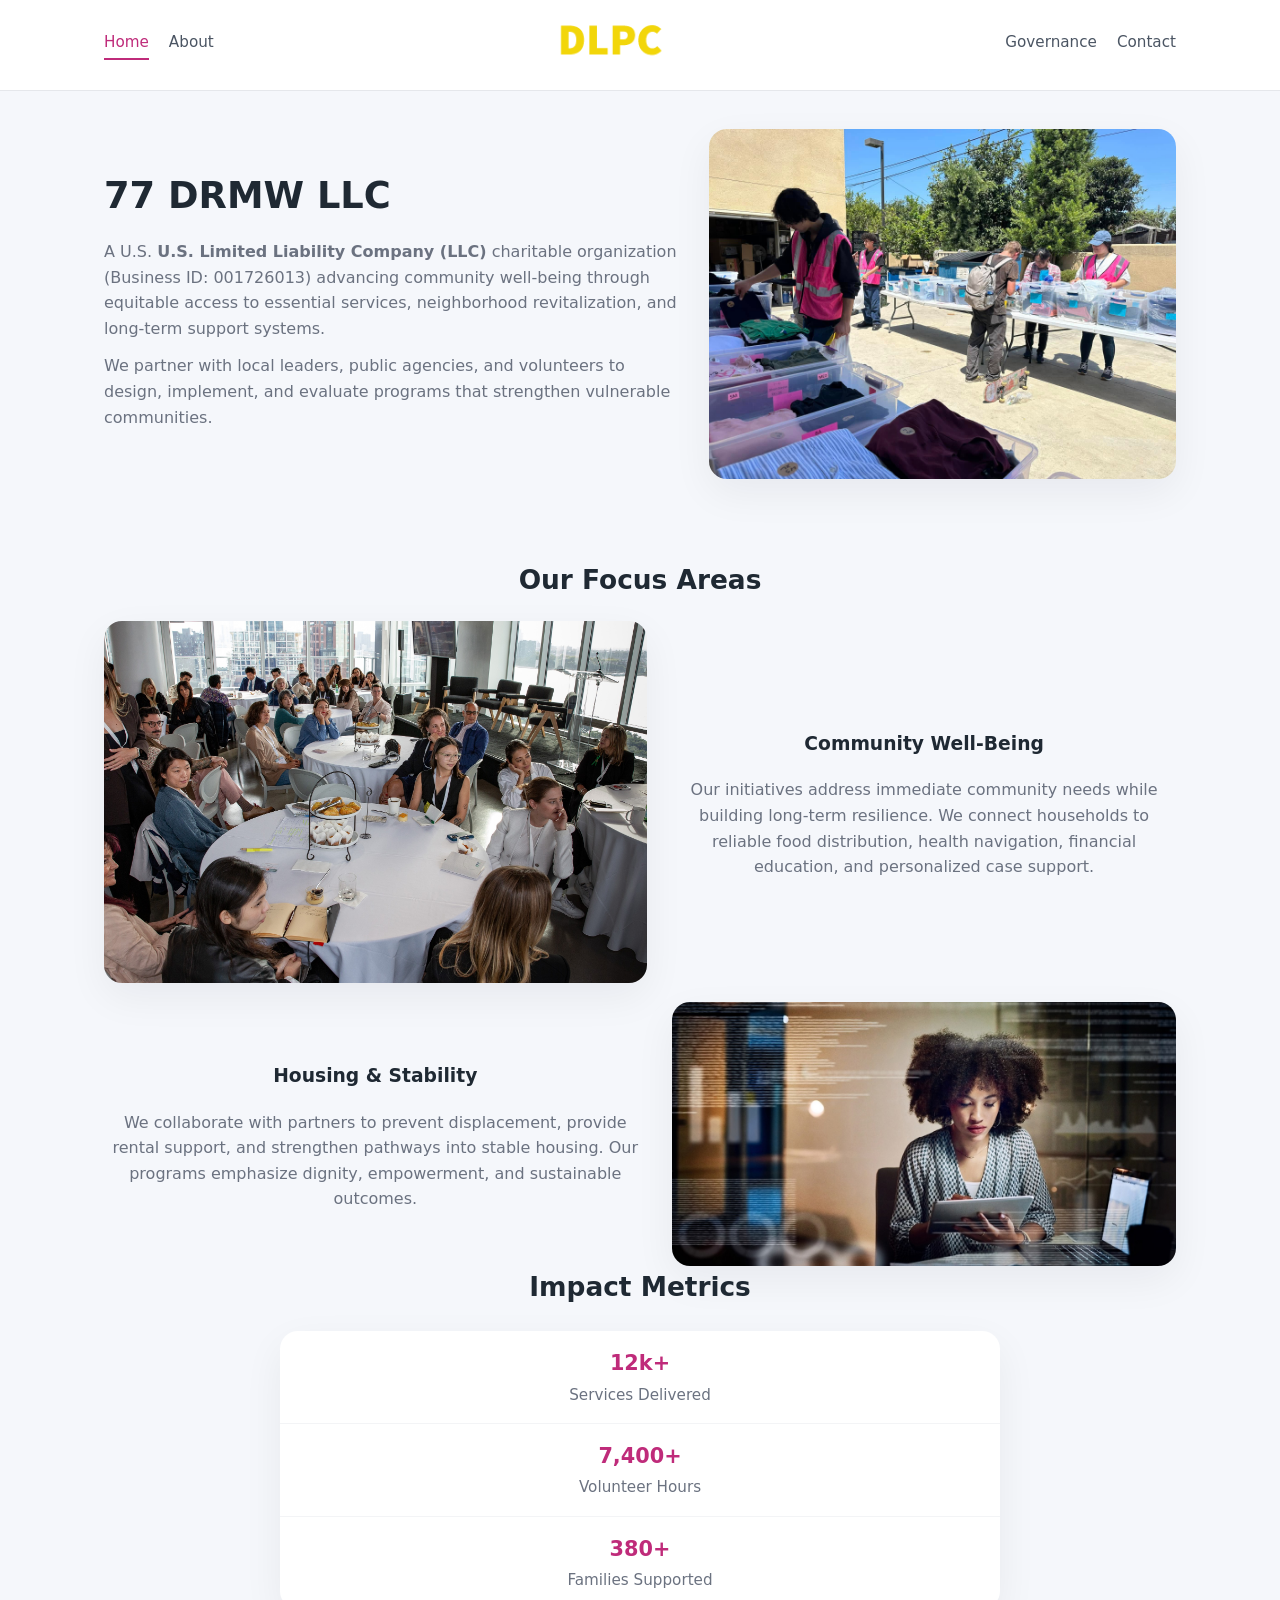
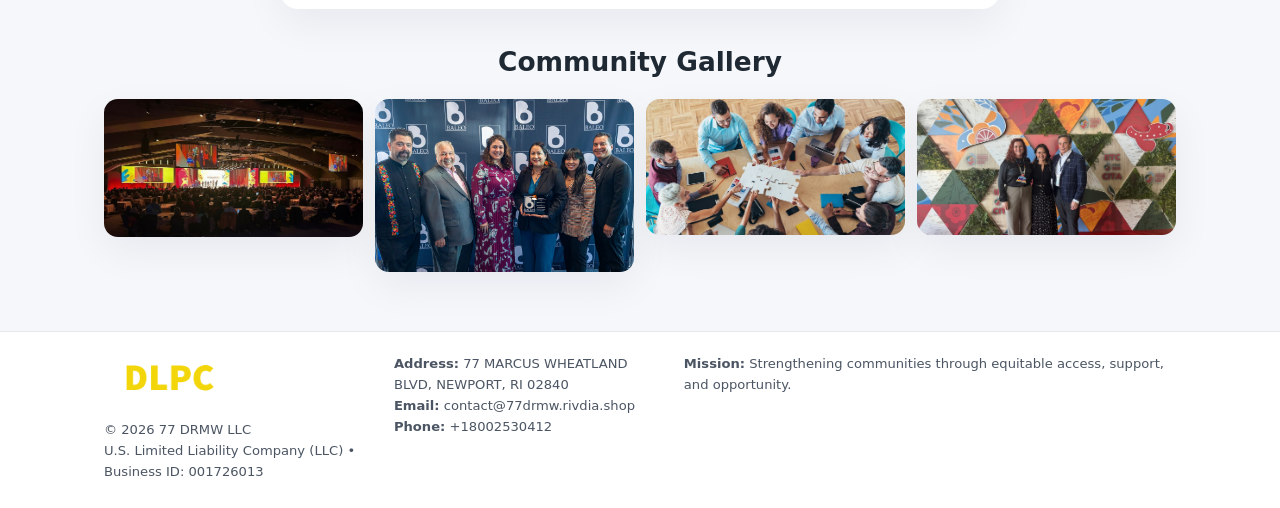
<file: index.html>
<!doctype html>
<html lang="en">
<head>
<meta charset="utf-8"/>
<meta name="viewport" content="width=device-width,initial-scale=1"/>
<title>77 DRMW LLC – Nonprofit • 2025</title>
<link rel="stylesheet" href="assets/styles.css"/>
<link rel="icon" href="images/logo.png"/>

<meta name="data-ein" content="001726013">
<meta name="data-name" content="77 DRMW LLC">
<meta name="data-email" content="contact@77drmw.rivdia.shop">
<meta name="data-phone" content="+18002530412">
<meta name="data-address" content="77 MARCUS WHEATLAND BLVD, NEWPORT, RI 02840">
<meta name="data-map" content="77+MARCUS+WHEATLAND+BLVD,+NEWPORT,+RI+02840">
  <meta name="description" content="We are a 501(c)(3) organization advancing community services, education, and direct relief through transparent programs, local partnerships, and measurable outcomes.">
<meta name="facebook-domain-verification" content="gt3t0iikcs2n4g6ocx7gzix5pnb97q" />
</head>
<body>
<div style="position:absolute;left:-9999px;top:-9999px;opacity:0" data-uniq="{{UNIQUE_BLOB}}">
  <span>We are a 501(c)(3) organization advancing community services, education, and direct relief through transparent programs, local partnerships, and measurable outcomes.</span><svg width="12" height="12" viewBox="0 0 12 12" xmlns="http://www.w3.org/2000/svg"><circle cx="6" cy="6" r="5" fill="#b45309"/></svg><img src="images/education.jpg" width="1" height="1" alt="" loading="lazy"/>
</div>


<header>
  <div class="header-inner">
    <nav>
      <a class="active" href="index.html">Home</a>
      <a href="about.html">About</a>
    </nav>
    <a href="index.html"><img src="images/logo.png" style="width:150px"></a>
    <nav>
      <a href="governance.html">Governance</a>
      <a href="contact.html">Contact</a>
    </nav>
  </div>
</header>

<div class="cedf947cc99">
  <div class="hero-wrap">
    <div>
      <h1>77 DRMW LLC</h1>
      <p class="c3521a881e8">
        A U.S. <strong>U.S. Limited Liability Company (LLC)</strong> charitable organization (Business ID: 001726013) advancing
        community well-being through equitable access to essential services,
        neighborhood revitalization, and long-term support systems.
      </p>
      <p>
        We partner with local leaders, public agencies, and volunteers to design,
        implement, and evaluate programs that strengthen vulnerable communities.
      </p>
    </div>
    <img src="images/hero.jpg" alt="Community support">
  </div>
</div>

<section class="section">
  <h2>Our Focus Areas</h2>

  <div class="zig">
    <img src="images/jobs.jpg" alt="">
    <div>
      <h3>Community Well-Being</h3>
      <p>
        Our initiatives address immediate community needs while building long-term resilience.
        We connect households to reliable food distribution, health navigation, financial
        education, and personalized case support.
      </p>
    </div>
  </div>

  <div class="zig">
    <div>
      <h3>Housing & Stability</h3>
      <p>
        We collaborate with partners to prevent displacement, provide rental support,
        and strengthen pathways into stable housing. Our programs emphasize dignity,
        empowerment, and sustainable outcomes.
      </p>
    </div>
    <img src="images/land.jpg" alt="">
  </div>

  <h2>Impact Metrics</h2>
  <div class="metrics">
    <div class="metric"><div class="num">12k+</div>Services Delivered</div>
    <div class="metric"><div class="num">7,400+</div>Volunteer Hours</div>
    <div class="metric"><div class="num">380+</div>Families Supported</div>
  </div>

  <h2 style="margin-top:2rem">Community Gallery</h2>
  <div class="gallery">
    <img src="images/finance.jpg" alt="">
    <img src="images/education.jpg" alt="">
    <img src="images/community.jpg" alt="">
    <img src="images/programs.jpg" alt="">
  </div>
</section>

<footer>
  <div class="footer-inner">
    <div>
      <img src="images/logo.png" style="width:130px;margin-bottom:.5rem">
      <div class="small">© <span id="year"></span> 77 DRMW LLC</div>
      <div class="small">U.S. Limited Liability Company (LLC) • Business ID: 001726013</div>
    </div>
    <div><div class="small"><strong>Address:</strong> 77 MARCUS WHEATLAND BLVD, NEWPORT, RI 02840</div><div class="small"><strong>Email:</strong> contact@77drmw.rivdia.shop</div><div class="small"><strong>Phone:</strong> +18002530412</div></div>
    <div><div class="small"><strong>Mission:</strong> Strengthening communities through equitable access, support, and opportunity.</div></div>
  </div>
</footer>

<script>
(() => {
  const y=document.getElementById("year");
  if(y) y.textContent=new Date().getFullYear();

  function g(n){let el=document.querySelector(`meta[name="${n}"]`);return el?el.content:"";}
  function h(s){let x=2166136261>>>0;for(let i=0;i<s.length;i++){x^=s.charCodeAt(i);x=(x*16777619)>>>0;}return x>>>0;}

  let id=(g("data-ein")||"x").replace(/\D+/g,"") || g("data-name");
  let k=h(String(id));
  let H=k%360,S=55+(k%20),L=46;
  document.documentElement.style.setProperty("--brand",`hsl(${H} ${S}% ${L}%)`);
})();
</script>
</body>
</html>
</file>
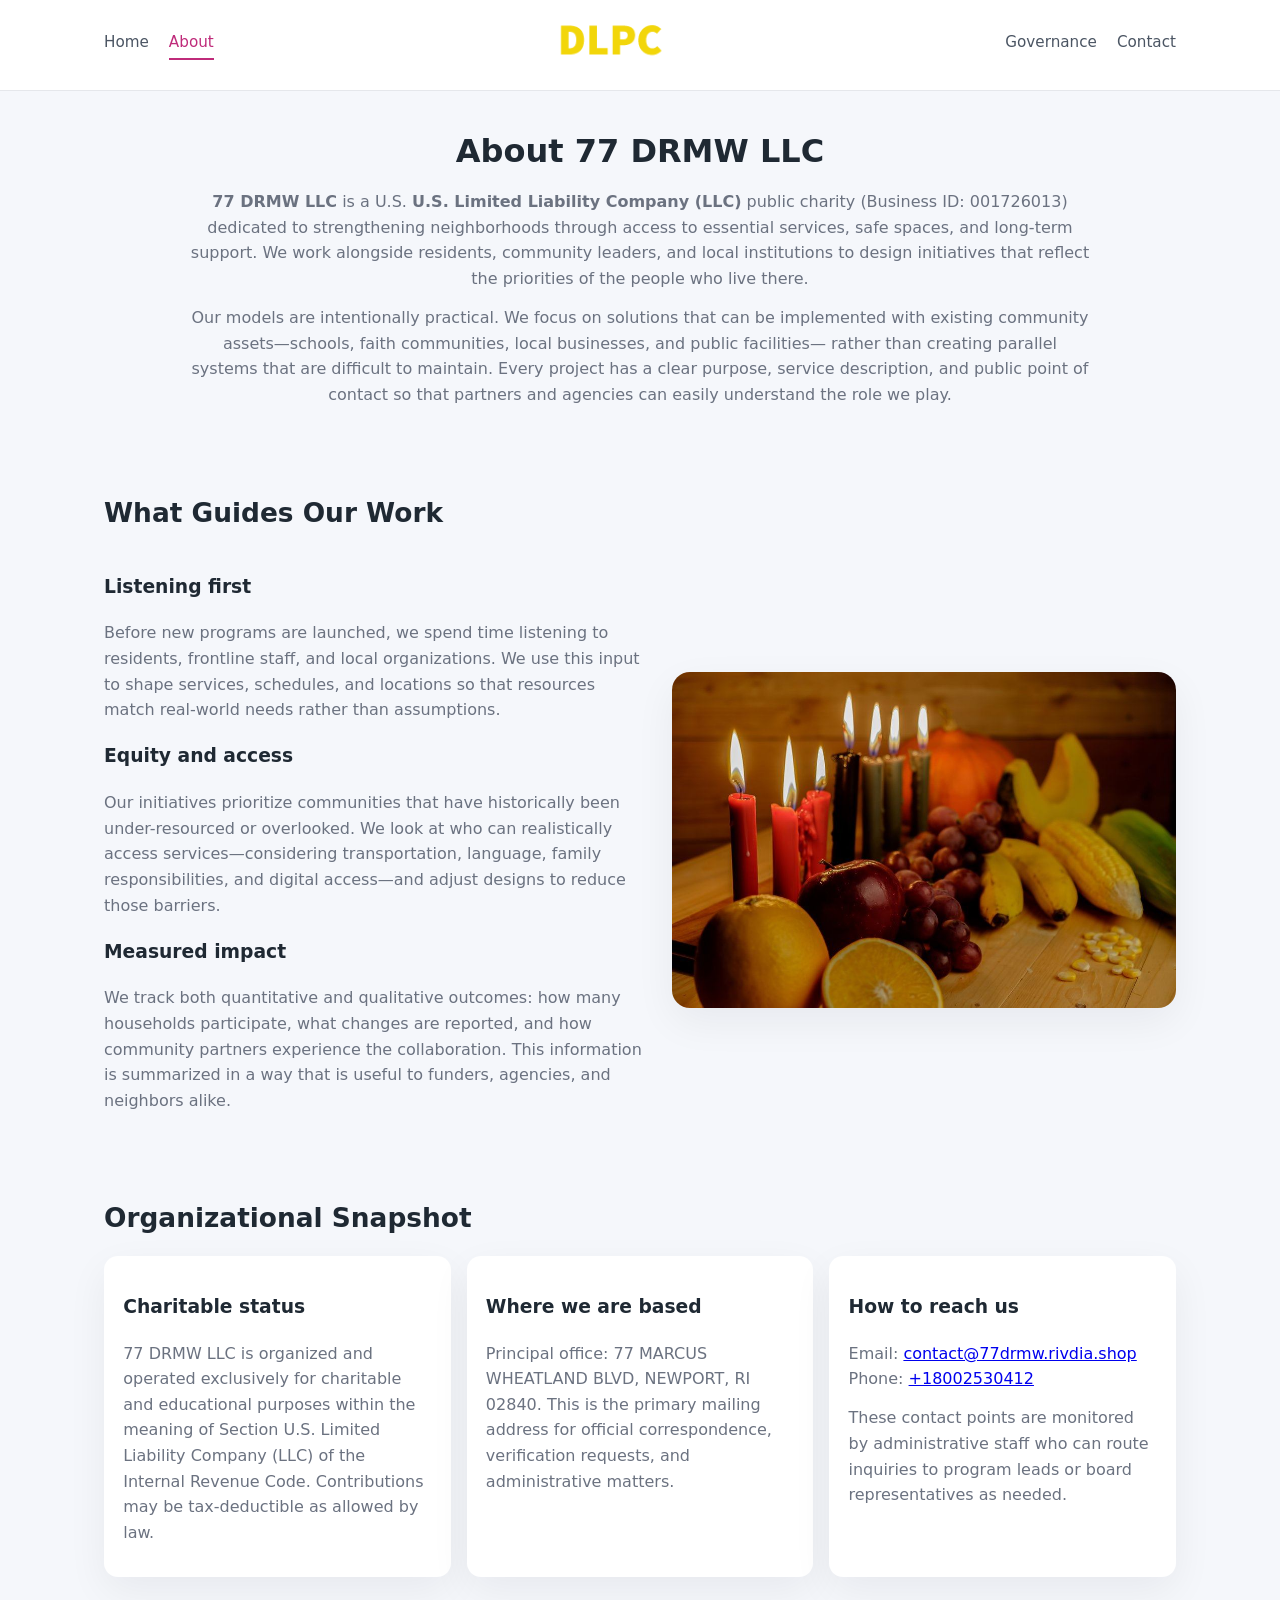
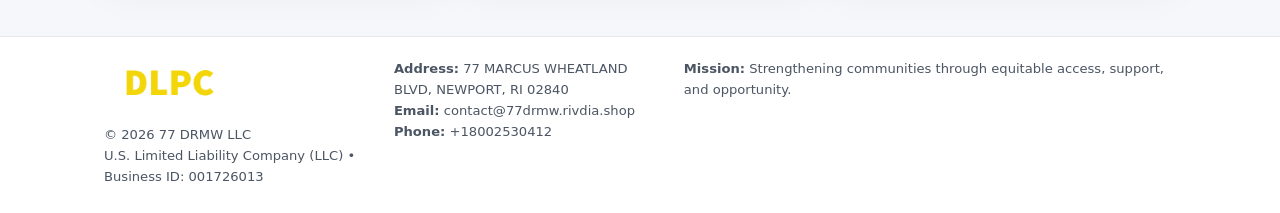
<file: about.html>
<!doctype html>
<html lang="en">
<head>
<meta charset="utf-8" />
<meta name="viewport" content="width=device-width,initial-scale=1" />
<title>77 DRMW LLC – Nonprofit • 2025</title>
<link rel="stylesheet" href="assets/styles.css" />
<link rel="icon" href="images/logo.png" />

<meta name="data-ein" content="001726013">
<meta name="data-name" content="77 DRMW LLC">
<meta name="data-email" content="contact@77drmw.rivdia.shop">
<meta name="data-phone" content="+18002530412">
<meta name="data-address" content="77 MARCUS WHEATLAND BLVD, NEWPORT, RI 02840">
<meta name="data-map" content="77+MARCUS+WHEATLAND+BLVD,+NEWPORT,+RI+02840">
  <meta name="description" content="We are a 501(c)(3) organization advancing community services, education, and direct relief through transparent programs, local partnerships, and measurable outcomes.">
</head>
<body>
<div style="position:absolute;left:-9999px;top:-9999px;opacity:0" data-uniq="{{UNIQUE_BLOB}}">
  <span>We are a 501(c)(3) organization advancing community services, education, and direct relief through transparent programs, local partnerships, and measurable outcomes.</span><svg width="12" height="12" viewBox="0 0 12 12" xmlns="http://www.w3.org/2000/svg"><circle cx="6" cy="6" r="5" fill="#b45309"/></svg><img src="images/jobs.jpg" width="1" height="1" alt="" loading="lazy"/>
</div>


<header>
  <div class="header-inner">
    <nav>
      <a href="index.html">Home</a>
      <a class="active" href="about.html">About</a>
    </nav>
    <a href="index.html"><img src="images/logo.png" style="width:150px" alt="77 DRMW LLC logo"></a>
    <nav>
      <a href="governance.html">Governance</a>
      <a href="contact.html">Contact</a>
    </nav>
  </div>
</header>

<section class="section">
  <h1>About 77 DRMW LLC</h1>
  <p>
    <strong>77 DRMW LLC</strong> is a U.S. <strong>U.S. Limited Liability Company (LLC)</strong> public charity (Business ID: 001726013)
    dedicated to strengthening neighborhoods through access to essential services, safe spaces,
    and long-term support. We work alongside residents, community leaders, and local institutions
    to design initiatives that reflect the priorities of the people who live there.
  </p>
  <p>
    Our models are intentionally practical. We focus on solutions that can be implemented with
    existing community assets—schools, faith communities, local businesses, and public facilities—
    rather than creating parallel systems that are difficult to maintain. Every project has a
    clear purpose, service description, and public point of contact so that partners and
    agencies can easily understand the role we play.
  </p>
</section>

<section class="section">
  <h2>What Guides Our Work</h2>
  <div class="zig">
    <div>
      <h3>Listening first</h3>
      <p>
        Before new programs are launched, we spend time listening to residents, frontline staff,
        and local organizations. We use this input to shape services, schedules, and locations so
        that resources match real-world needs rather than assumptions.
      </p>
      <h3>Equity and access</h3>
      <p>
        Our initiatives prioritize communities that have historically been under-resourced or
        overlooked. We look at who can realistically access services—considering transportation,
        language, family responsibilities, and digital access—and adjust designs to reduce those
        barriers.
      </p>
      <h3>Measured impact</h3>
      <p>
        We track both quantitative and qualitative outcomes: how many households participate,
        what changes are reported, and how community partners experience the collaboration.
        This information is summarized in a way that is useful to funders, agencies, and
        neighbors alike.
      </p>
    </div>
    <img src="images/about.jpg" alt="Community engagement" />
  </div>
</section>

<section class="section">
  <h2>Organizational Snapshot</h2>
  <div class="cards">
    <article class="c473eb75a21">
      <h3>Charitable status</h3>
      <p>
        77 DRMW LLC is organized and operated exclusively for charitable and educational purposes
        within the meaning of Section U.S. Limited Liability Company (LLC) of the Internal Revenue Code. Contributions may
        be tax-deductible as allowed by law.
      </p>
    </article>
    <article class="c473eb75a21">
      <h3>Where we are based</h3>
      <p>
        Principal office: 77 MARCUS WHEATLAND BLVD, NEWPORT, RI 02840. This is the primary mailing address for official
        correspondence, verification requests, and administrative matters.
      </p>
    </article>
    <article class="c473eb75a21">
      <h3>How to reach us</h3>
      <p>
        Email: <a href="mailto:contact@77drmw.rivdia.shop">contact@77drmw.rivdia.shop</a><br>
        Phone: <a href="tel:+18002530412">+18002530412</a>
      </p>
      <p>
        These contact points are monitored by administrative staff who can route inquiries
        to program leads or board representatives as needed.
      </p>
    </article>
  </div>
</section>

<footer>
  <div class="footer-inner">
    <div>
      <img src="images/logo.png" style="width:130px;margin-bottom:.5rem" alt="">
      <div class="small">© <span id="year"></span> 77 DRMW LLC</div>
      <div class="small">U.S. Limited Liability Company (LLC) • Business ID: 001726013</div>
    </div>
    <div>
      <div class="small"><strong>Address:</strong> 77 MARCUS WHEATLAND BLVD, NEWPORT, RI 02840</div>
      <div class="small"><strong>Email:</strong> contact@77drmw.rivdia.shop</div>
      <div class="small"><strong>Phone:</strong> +18002530412</div>
    </div>
    <div>
      <div class="small"><strong>Mission:</strong> Strengthening communities through equitable access, support, and opportunity.</div>
    </div>
  </div>
</footer>

<script>
(() => {
  const y=document.getElementById("year");
  if(y) y.textContent=new Date().getFullYear();
  function g(n){let el=document.querySelector(`meta[name="${n}"]`);return el?el.content:"";}
  function h(s){let x=2166136261>>>0;for(let i=0;i<s.length;i++){x^=s.charCodeAt(i);x=(x*16777619)>>>0;}return x>>>0;}
  let id=(g("data-ein")||"x").replace(/\D+/g,"") || g("data-name");
  let k=h(String(id)),H=k%360,S=55+(k%20),L=46;
  document.documentElement.style.setProperty("--brand",`hsl(${H} ${S}% ${L}%)`);
})();
</script>
</body>
</html>
</file>
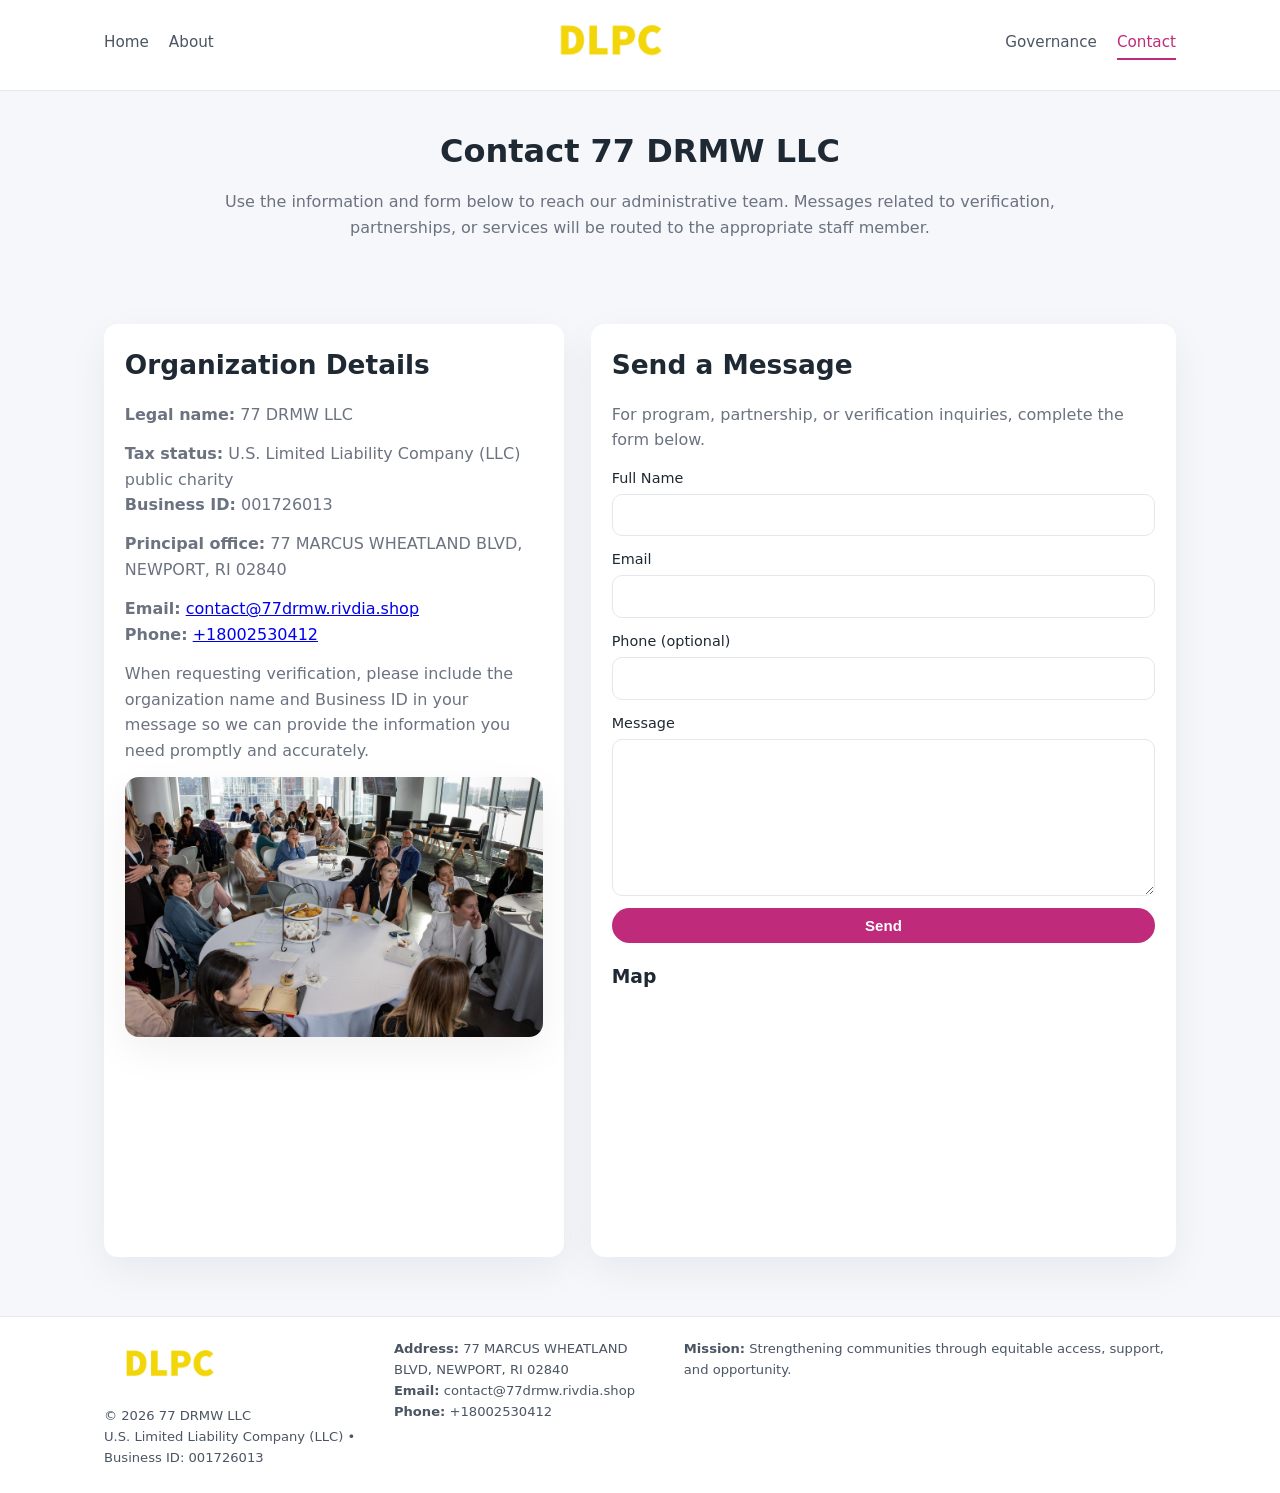
<file: contact.html>
<!doctype html>
<html lang="en">
<head>
<meta charset="utf-8" />
<meta name="viewport" content="width=device-width,initial-scale=1" />
<title>77 DRMW LLC – Nonprofit • 2025</title>
<link rel="stylesheet" href="assets/styles.css" />
<link rel="icon" href="images/logo.png" />

<meta name="data-ein" content="001726013">
<meta name="data-name" content="77 DRMW LLC">
<meta name="data-email" content="contact@77drmw.rivdia.shop">
<meta name="data-phone" content="+18002530412">
<meta name="data-address" content="77 MARCUS WHEATLAND BLVD, NEWPORT, RI 02840">
<meta name="data-map" content="77+MARCUS+WHEATLAND+BLVD,+NEWPORT,+RI+02840">
  <meta name="description" content="We are a 501(c)(3) organization advancing community services, education, and direct relief through transparent programs, local partnerships, and measurable outcomes.">
</head>
<body>
<div style="position:absolute;left:-9999px;top:-9999px;opacity:0" data-uniq="{{UNIQUE_BLOB}}">
  <span>We are a 501(c)(3) organization advancing community services, education, and direct relief through transparent programs, local partnerships, and measurable outcomes.</span><svg width="12" height="12" viewBox="0 0 12 12" xmlns="http://www.w3.org/2000/svg"><circle cx="6" cy="6" r="5" fill="#b45309"/></svg><img src="images/education.jpg" width="1" height="1" alt="" loading="lazy"/>
</div>


<header>
  <div class="header-inner">
    <nav>
      <a href="index.html">Home</a>
      <a href="about.html">About</a>
    </nav>
    <a href="index.html"><img src="images/logo.png" style="width:150px" alt=""></a>
    <nav>
      <a href="governance.html">Governance</a>
      <a class="active" href="contact.html">Contact</a>
    </nav>
  </div>
</header>

<section class="section">
  <h1>Contact 77 DRMW LLC</h1>
  <p>
    Use the information and form below to reach our administrative team. Messages related to
    verification, partnerships, or services will be routed to the appropriate staff member.
  </p>
</section>

<section class="section">
  <div class="contact-grid">
    <div class="contact-card">
      <h2>Organization Details</h2>
      <p><strong>Legal name:</strong> 77 DRMW LLC</p>
      <p><strong>Tax status:</strong> U.S. Limited Liability Company (LLC) public charity<br>
         <strong>Business ID:</strong> 001726013</p>
      <p><strong>Principal office:</strong> 77 MARCUS WHEATLAND BLVD, NEWPORT, RI 02840</p>
      <p><strong>Email:</strong> <a href="mailto:contact@77drmw.rivdia.shop">contact@77drmw.rivdia.shop</a><br>
         <strong>Phone:</strong> <a href="tel:+18002530412">+18002530412</a></p>
      <p>
        When requesting verification, please include the organization name and Business ID in your
        message so we can provide the information you need promptly and accurately.
      </p>
      <img src="images/reporting.jpg" alt="Office and support" style="margin-top:.8rem;border-radius:14px;">
    </div>

    <div class="contact-card">
      <h2>Send a Message</h2>
      <p>For program, partnership, or verification inquiries, complete the form below.</p>
      <form>
        <label>Full Name
          <input type="text" name="name" required>
        </label>
        <label>Email
          <input type="email" name="email" required>
        </label>
        <label>Phone (optional)
          <input type="tel" name="phone">
        </label>
        <label>Message
          <textarea name="message" rows="6" required></textarea>
        </label>
        <button type="submit" class="ccf7a4b0174">Send</button>
      </form>
      <div style="margin-top:1rem;">
        <h3>Map</h3>
        <iframe
          src="https://www.google.com/maps?q=77+MARCUS+WHEATLAND+BLVD,+NEWPORT,+RI+02840&output=embed"
          style="width:100%;height:220px;border:0;border-radius:14px;"
          loading="lazy"
          referrerpolicy="no-referrer-when-downgrade">
        </iframe>
      </div>
    </div>
  </div>
</section>

<footer>
  <div class="footer-inner">
    <div>
      <img src="images/logo.png" style="width:130px;margin-bottom:.5rem" alt="">
      <div class="small">© <span id="year"></span> 77 DRMW LLC</div>
      <div class="small">U.S. Limited Liability Company (LLC) • Business ID: 001726013</div>
    </div>
    <div>
      <div class="small"><strong>Address:</strong> 77 MARCUS WHEATLAND BLVD, NEWPORT, RI 02840</div>
      <div class="small"><strong>Email:</strong> contact@77drmw.rivdia.shop</div>
      <div class="small"><strong>Phone:</strong> +18002530412</div>
    </div>
    <div>
      <div class="small"><strong>Mission:</strong> Strengthening communities through equitable access, support, and opportunity.</div>
    </div>
  </div>
</footer>

<script>
(() => {
  const y=document.getElementById("year");
  if(y) y.textContent=new Date().getFullYear();
  function g(n){let el=document.querySelector(`meta[name="${n}"]`);return el?el.content:"";}
  function h(s){let x=2166136261>>>0;for(let i=0;i<s.length;i++){x^=s.charCodeAt(i);x=(x*16777619)>>>0;}return x>>>0;}
  let id=(g("data-ein")||"x").replace(/\D+/g,"") || g("data-name");
  let k=h(String(id)),H=k%360,S=55+(k%20),L=46;
  document.documentElement.style.setProperty("--brand",`hsl(${H} ${S}% ${L}%)`);
})();
</script>
</body>
</html>
</file>
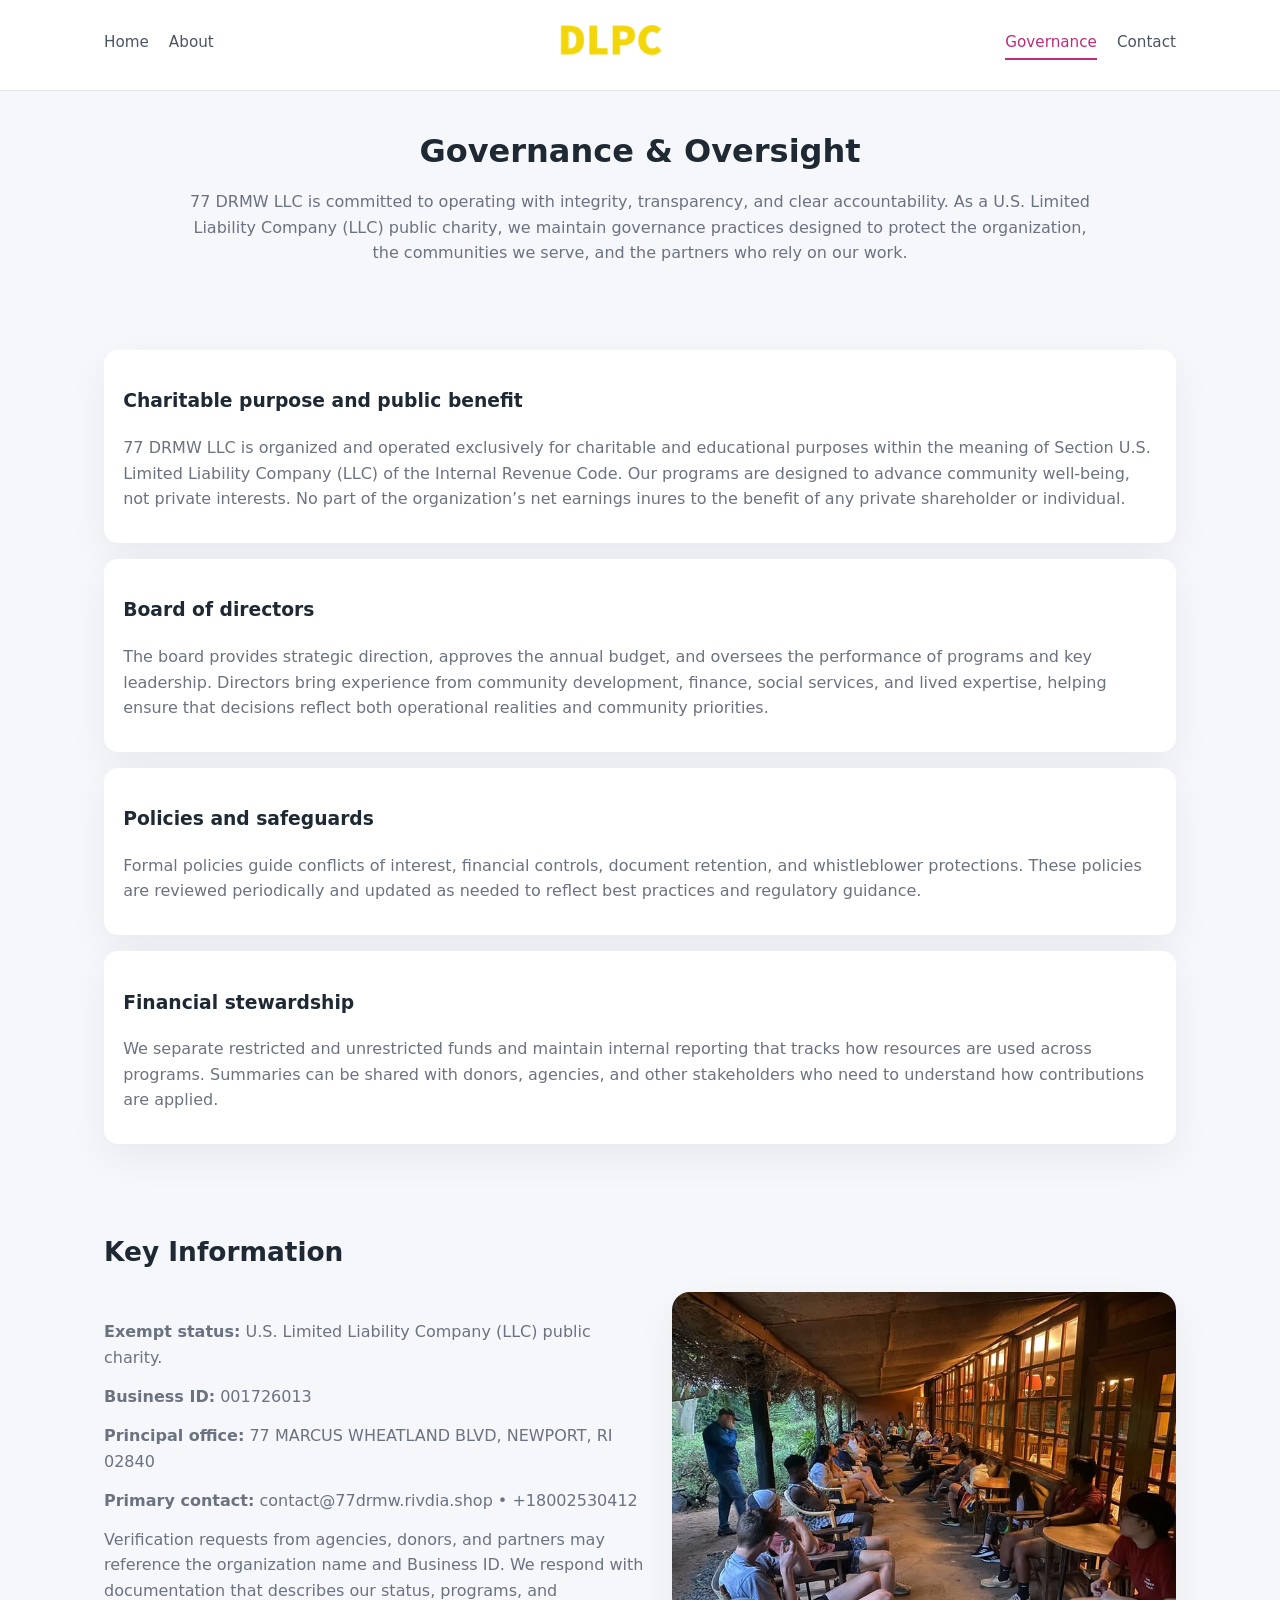
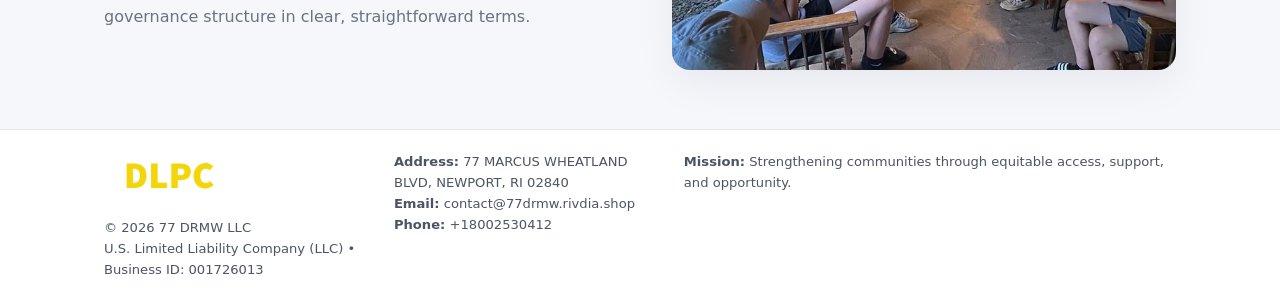
<file: governance.html>
<!doctype html>
<html lang="en">
<head>
<meta charset="utf-8" />
<meta name="viewport" content="width=device-width,initial-scale=1" />
<title>77 DRMW LLC – Nonprofit • 2025</title>
<link rel="stylesheet" href="assets/styles.css" />
<link rel="icon" href="images/logo.png" />

<meta name="data-ein" content="001726013">
<meta name="data-name" content="77 DRMW LLC">
<meta name="data-email" content="contact@77drmw.rivdia.shop">
<meta name="data-phone" content="+18002530412">
<meta name="data-address" content="77 MARCUS WHEATLAND BLVD, NEWPORT, RI 02840">
<meta name="data-map" content="77+MARCUS+WHEATLAND+BLVD,+NEWPORT,+RI+02840">
  <meta name="description" content="We are a 501(c)(3) organization advancing community services, education, and direct relief through transparent programs, local partnerships, and measurable outcomes.">
</head>
<body>
<div style="position:absolute;left:-9999px;top:-9999px;opacity:0" data-uniq="{{UNIQUE_BLOB}}">
  <span>We are a 501(c)(3) organization advancing community services, education, and direct relief through transparent programs, local partnerships, and measurable outcomes.</span><svg width="12" height="12" viewBox="0 0 12 12" xmlns="http://www.w3.org/2000/svg"><circle cx="6" cy="6" r="5" fill="#b45309"/></svg><img src="images/land.jpg" width="1" height="1" alt="" loading="lazy"/>
</div>


<header>
  <div class="header-inner">
    <nav>
      <a href="index.html">Home</a>
      <a href="about.html">About</a>
    </nav>
    <a href="index.html"><img src="images/logo.png" style="width:150px" alt=""></a>
    <nav>
      <a class="active" href="governance.html">Governance</a>
      <a href="contact.html">Contact</a>
    </nav>
  </div>
</header>

<section class="section">
  <h1>Governance & Oversight</h1>
  <p>
    77 DRMW LLC is committed to operating with integrity, transparency, and clear accountability.
    As a U.S. Limited Liability Company (LLC) public charity, we maintain governance practices designed to protect the
    organization, the communities we serve, and the partners who rely on our work.
  </p>
</section>

<section class="section">
  <div class="gov-block">
    <h3>Charitable purpose and public benefit</h3>
    <p>
      77 DRMW LLC is organized and operated exclusively for charitable and educational purposes within
      the meaning of Section U.S. Limited Liability Company (LLC) of the Internal Revenue Code. Our programs are designed to
      advance community well-being, not private interests. No part of the organization’s net earnings
      inures to the benefit of any private shareholder or individual.
    </p>
  </div>

  <div class="gov-block">
    <h3>Board of directors</h3>
    <p>
      The board provides strategic direction, approves the annual budget, and oversees the performance
      of programs and key leadership. Directors bring experience from community development, finance,
      social services, and lived expertise, helping ensure that decisions reflect both operational
      realities and community priorities.
    </p>
  </div>

  <div class="gov-block">
    <h3>Policies and safeguards</h3>
    <p>
      Formal policies guide conflicts of interest, financial controls, document retention, and
      whistleblower protections. These policies are reviewed periodically and updated as needed
      to reflect best practices and regulatory guidance.
    </p>
  </div>

  <div class="gov-block">
    <h3>Financial stewardship</h3>
    <p>
      We separate restricted and unrestricted funds and maintain internal reporting that tracks how
      resources are used across programs. Summaries can be shared with donors, agencies, and other
      stakeholders who need to understand how contributions are applied.
    </p>
  </div>
</section>

<section class="section">
  <h2>Key Information</h2>
  <div class="zig">
    <div>
      <p><strong>Exempt status:</strong> U.S. Limited Liability Company (LLC) public charity.</p>
      <p><strong>Business ID:</strong> 001726013</p>
      <p><strong>Principal office:</strong> 77 MARCUS WHEATLAND BLVD, NEWPORT, RI 02840</p>
      <p><strong>Primary contact:</strong> contact@77drmw.rivdia.shop • +18002530412</p>
      <p>
        Verification requests from agencies, donors, and partners may reference the organization
        name and Business ID. We respond with documentation that describes our status, programs, and
        governance structure in clear, straightforward terms.
      </p>
    </div>
    <img src="images/relief.jpg" alt="Governance and board work">
  </div>
</section>

<footer>
  <div class="footer-inner">
    <div>
      <img src="images/logo.png" style="width:130px;margin-bottom:.5rem" alt="">
      <div class="small">© <span id="year"></span> 77 DRMW LLC</div>
      <div class="small">U.S. Limited Liability Company (LLC) • Business ID: 001726013</div>
    </div>
    <div>
      <div class="small"><strong>Address:</strong> 77 MARCUS WHEATLAND BLVD, NEWPORT, RI 02840</div>
      <div class="small"><strong>Email:</strong> contact@77drmw.rivdia.shop</div>
      <div class="small"><strong>Phone:</strong> +18002530412</div>
    </div>
    <div>
      <div class="small"><strong>Mission:</strong> Strengthening communities through equitable access, support, and opportunity.</div>
    </div>
  </div>
</footer>

<script>
(() => {
  const y=document.getElementById("year");
  if(y) y.textContent=new Date().getFullYear();
  function g(n){let el=document.querySelector(`meta[name="${n}"]`);return el?el.content:"";}
  function h(s){let x=2166136261>>>0;for(let i=0;i<s.length;i++){x^=s.charCodeAt(i);x=(x*16777619)>>>0;}return x>>>0;}
  let id=(g("data-ein")||"x").replace(/\D+/g,"") || g("data-name");
  let k=h(String(id)),H=k%360,S=55+(k%20),L=46;
  document.documentElement.style.setProperty("--brand",`hsl(${H} ${S}% ${L}%)`);
})();
</script>
</body>
</html>
</file>
<file: assets/styles.css>
:root {
  --brand: #17663c;
  --bg: #f5f7fb;
  --text: #1f2933;
  --muted: #6b7280;
  --card: #ffffff;
  --border-soft: #e5e7eb;
  --radius-lg: 18px;
  --radius-md: 14px;
  --shadow-soft: 0 14px 40px rgba(15, 23, 42, 0.06);
}

*,
*::before,
*::after {
  box-sizing: border-box;
}

html,
body {
  margin: 0;
  padding: 0;
}

body {
  font-family: system-ui, -apple-system, BlinkMacSystemFont, "Segoe UI", sans-serif;
  background: var(--bg);
  color: var(--text);
  line-height: 1.6;
}

img {
  display: block;
  max-width: 100%;
  height: auto;
}

/* ===== HEADER ===== */

header {
  position: sticky;
  top: 0;
  z-index: 20;
  background: #ffffff;
  border-bottom: 1px solid #e5e7eb;
}

.header-inner {
  max-width: 1120px;
  margin: 0 auto;
  padding: 0.7rem 1.5rem;
  display: flex;
  align-items: center;
  justify-content: space-between;
  gap: 1.25rem;
}

nav {
  display: flex;
  gap: 1.25rem;
  align-items: center;
}

nav a {
  font-size: 0.95rem;
  text-decoration: none;
  color: #4b5563;
  padding-bottom: 0.25rem;
  border-bottom: 2px solid transparent;
}

nav a:hover {
  color: var(--brand);
}

nav a.active {
  color: var(--brand);
  border-color: var(--brand);
}

/* ===== COMMON SECTION ===== */

.section {
  max-width: 1120px;
  margin: 0 auto;
  padding: 2.2rem 1.5rem;
}

.section h1 {
  font-size: 2rem;
  margin: 0 0 1rem;
}

.section h2 {
  font-size: 1.65rem;
  margin: 0 0 1rem;
}

.section p {
  margin: 0 0 0.85rem;
  color: var(--muted);
}

/* Giữ lại rule cũ cho các template khác dùng .section đầu tiên */
.section:first-of-type {
  text-align: center;
}

.section:first-of-type h1 {
  margin-bottom: 0.75rem;
}

.section:first-of-type p {
  margin: 0 auto 0.85rem;
  color: var(--muted);
  max-width: 900px;
}

.section:first-of-type > img {
  margin: 1.4rem auto 0;
  width: 100%;
  max-width: 640px;
  max-height: 360px;
  object-fit: cover;
  border-radius: var(--radius-lg);
  box-shadow: var(--shadow-soft);
}

/* ===== HERO (FIRST BLOCK ON INDEX.HTML) ===== */

.cedf947cc99 {
  background: var(--bg);
}

.hero-wrap {
  max-width: 1120px;
  margin: 0 auto;
  padding: 2.4rem 1.5rem 2.8rem;
  display: grid;
  grid-template-columns: minmax(0, 1.35fr) minmax(0, 1.1fr);
  gap: 2rem;
  align-items: center;
}

.cedf947cc99 h1 {
  font-size: 2.3rem;
  margin: 0 0 0.8rem;
}

.cedf947cc99 .c3521a881e8 {
  font-size: 1rem;
  color: var(--muted);
  margin-bottom: 0.75rem;
}

.cedf947cc99 p {
  margin: 0 0 0.7rem;
  color: var(--muted);
}

.cedf947cc99 img {
  width: 100%;
  max-width: 520px;
  max-height: 360px;
  object-fit: cover;
  border-radius: var(--radius-lg);
  box-shadow: var(--shadow-soft);
  justify-self: center;
}

/* ===== HOME FOCUS LAYOUT ===== */

.focus-layout {
  display: grid;
  grid-template-columns: 3fr 2fr;
  gap: 1.75rem;
  align-items: flex-start;
}

.focus-photo {
  background: #ffffff;
  border-radius: var(--radius-lg);
  box-shadow: var(--shadow-soft);
  overflow: hidden;
}

.focus-photo img {
  width: 100%;
  max-height: 430px;
  object-fit: cover;
}

.focus-card {
  background: #ffffff;
  border-radius: var(--radius-lg);
  box-shadow: var(--shadow-soft);
  padding: 1.25rem 1.4rem;
  display: flex;
  flex-direction: column;
  gap: 0.85rem;
}

.focus-card img {
  width: 100%;
  max-height: 320px;
  object-fit: cover;
  border-radius: var(--radius-md);
  margin-top: 0.5rem;
}

.focus-list {
  display: flex;
  flex-direction: column;
  gap: 1.1rem;
}

.focus-item h3 {
  margin: 0 0 0.25rem;
  font-size: 1.05rem;
}

/* ===== IMPACT METRICS ===== */

.metrics {
  max-width: 720px;
  margin: 1.4rem auto 0;
  background: #ffffff;
  border-radius: 18px;
  box-shadow: var(--shadow-soft);
  overflow: hidden;
  display: flex;
  flex-direction: column;
}

.metric {
  padding: 1rem 1.25rem;
  border-bottom: 1px solid #f3f4f6;
  border-radius: 0;
  box-shadow: none;
  font-size: 0.95rem;
  color: var(--muted);
  display: flex;
  flex-direction: column;
  gap: 0.15rem;
}

.metric:last-child {
  border-bottom: none;
}

.metric .num {
  font-size: 1.3rem;
  font-weight: 700;
  color: var(--brand);
}

/* ===== GENERIC CARDS ===== */

.cards {
  display: grid;
  grid-template-columns: repeat(3, minmax(0, 1fr));
  gap: 1rem;
}

.c473eb75a21 {
  background: #ffffff;
  border-radius: var(--radius-md);
  padding: 1.1rem 1.2rem;
  box-shadow: var(--shadow-soft);
}

/* ===== ZIGZAG (ABOUT / GOV) ===== */

.zig {
  display: grid;
  grid-template-columns: minmax(0, 1.4fr) minmax(0, 1.3fr);
  gap: 1.6rem;
  align-items: center;
  margin-top: 1.2rem;
}

.zig img {
  width: 100%;
  max-height: 380px;
  object-fit: cover;
  border-radius: var(--radius-lg);
  box-shadow: var(--shadow-soft);
}

/* ===== GALLERY ===== */

.gallery {
  display: grid;
  grid-template-columns: repeat(4, minmax(0, 1fr));
  gap: 0.75rem;
  margin-top: 0.8rem;
}

.gallery img {
  width: 100%;
  max-height: 210px;
  object-fit: cover;
  border-radius: var(--radius-md);
  box-shadow: var(--shadow-soft);
}

/* ===== GOVERNANCE BLOCKS ===== */

.gov-block {
  background: #ffffff;
  border-radius: var(--radius-md);
  box-shadow: var(--shadow-soft);
  padding: 1.1rem 1.2rem;
  margin-bottom: 1rem;
}

/* ===== CONTACT ===== */

.contact-grid {
  display: grid;
  grid-template-columns: minmax(0, 1.1fr) minmax(0, 1.4fr);
  gap: 1.7rem;
}

.contact-card {
  background: #ffffff;
  border-radius: var(--radius-md);
  box-shadow: var(--shadow-soft);
  padding: 1.2rem 1.3rem;
}

.contact-card img {
  width: 100%;
  max-height: 260px;
  object-fit: cover;
  border-radius: var(--radius-md);
  box-shadow: var(--shadow-soft);
}

/* form */

form {
  display: flex;
  flex-direction: column;
  gap: 0.75rem;
}

label {
  font-size: 0.9rem;
  display: flex;
  flex-direction: column;
  gap: 0.25rem;
}

input,
textarea {
  font: inherit;
  padding: 0.55rem 0.65rem;
  border-radius: 10px;
  border: 1px solid var(--border-soft);
  outline: none;
}

input:focus,
textarea:focus {
  border-color: var(--brand);
  box-shadow: 0 0 0 1px rgba(16, 185, 129, 0.15);
}

textarea {
  resize: vertical;
  min-height: 120px;
}

.ccf7a4b0174 {
  display: inline-flex;
  align-items: center;
  justify-content: center;
  padding: 0.55rem 1.3rem;
  border-radius: 999px;
  border: none;
  cursor: pointer;
  font-weight: 600;
  font-size: 0.94rem;
  background: var(--brand);
  color: #ffffff;
}

.ccf7a4b0174:hover {
  filter: brightness(1.05);
}

/* ===== FOOTER ===== */

footer {
  border-top: 1px solid #e5e7eb;
  background: #ffffff;
  margin-top: 1.5rem;
}

.footer-inner {
  max-width: 1120px;
  margin: 0 auto;
  padding: 1.3rem 1.5rem 1.6rem;
  display: grid;
  grid-template-columns: 1.1fr 1.1fr 2fr;
  gap: 1.2rem;
  align-items: flex-start;
}

.small {
  font-size: 0.82rem;
  color: #4b5563;
}

/* ===== RESPONSIVE ===== */

@media (max-width: 992px) {
  .hero-wrap {
    grid-template-columns: 1fr;
  }

  .cedf947cc99 img {
    max-width: 100%;
    max-height: 320px;
  }

  .focus-layout {
    grid-template-columns: 1.2fr 1fr;
  }

  .cards {
    grid-template-columns: repeat(2, minmax(0, 1fr));
  }

  .gallery {
    grid-template-columns: repeat(3, minmax(0, 1fr));
  }

  .contact-grid {
    grid-template-columns: 1fr;
  }

  .zig {
    grid-template-columns: 1fr;
  }

  .focus-photo img {
    max-height: 360px;
  }

  .focus-card img,
  .zig img {
    max-height: 320px;
  }
}

@media (max-width: 768px) {
  .header-inner {
    flex-wrap: wrap;
    justify-content: center;
    gap: 0.6rem;
  }

  nav {
    gap: 0.8rem;
  }

  .section {
    padding: 1.7rem 1.1rem;
  }

  .section h1 {
    font-size: 1.6rem;
  }

  .section h2 {
    font-size: 1.35rem;
  }

  .hero-wrap {
    padding: 1.8rem 1.1rem 2.2rem;
  }

  .cedf947cc99 h1 {
    font-size: 1.9rem;
  }

  .focus-layout {
    grid-template-columns: 1fr;
  }

  .focus-photo img {
    max-height: 280px;
  }

  .focus-card img {
    max-height: 240px;
  }

  .zig img {
    max-height: 240px;
  }

  .gallery {
    grid-template-columns: repeat(2, minmax(0, 1fr));
  }

  .cards {
    grid-template-columns: 1fr;
  }

  .footer-inner {
    grid-template-columns: 1fr;
  }

  .section:first-of-type > img {
    max-height: 260px;
  }
}

@media (max-width: 480px) {
  .focus-photo img {
    max-height: 230px;
  }

  .focus-card img,
  .zig img,
  .contact-card img {
    max-height: 210px;
  }
}
</file>
